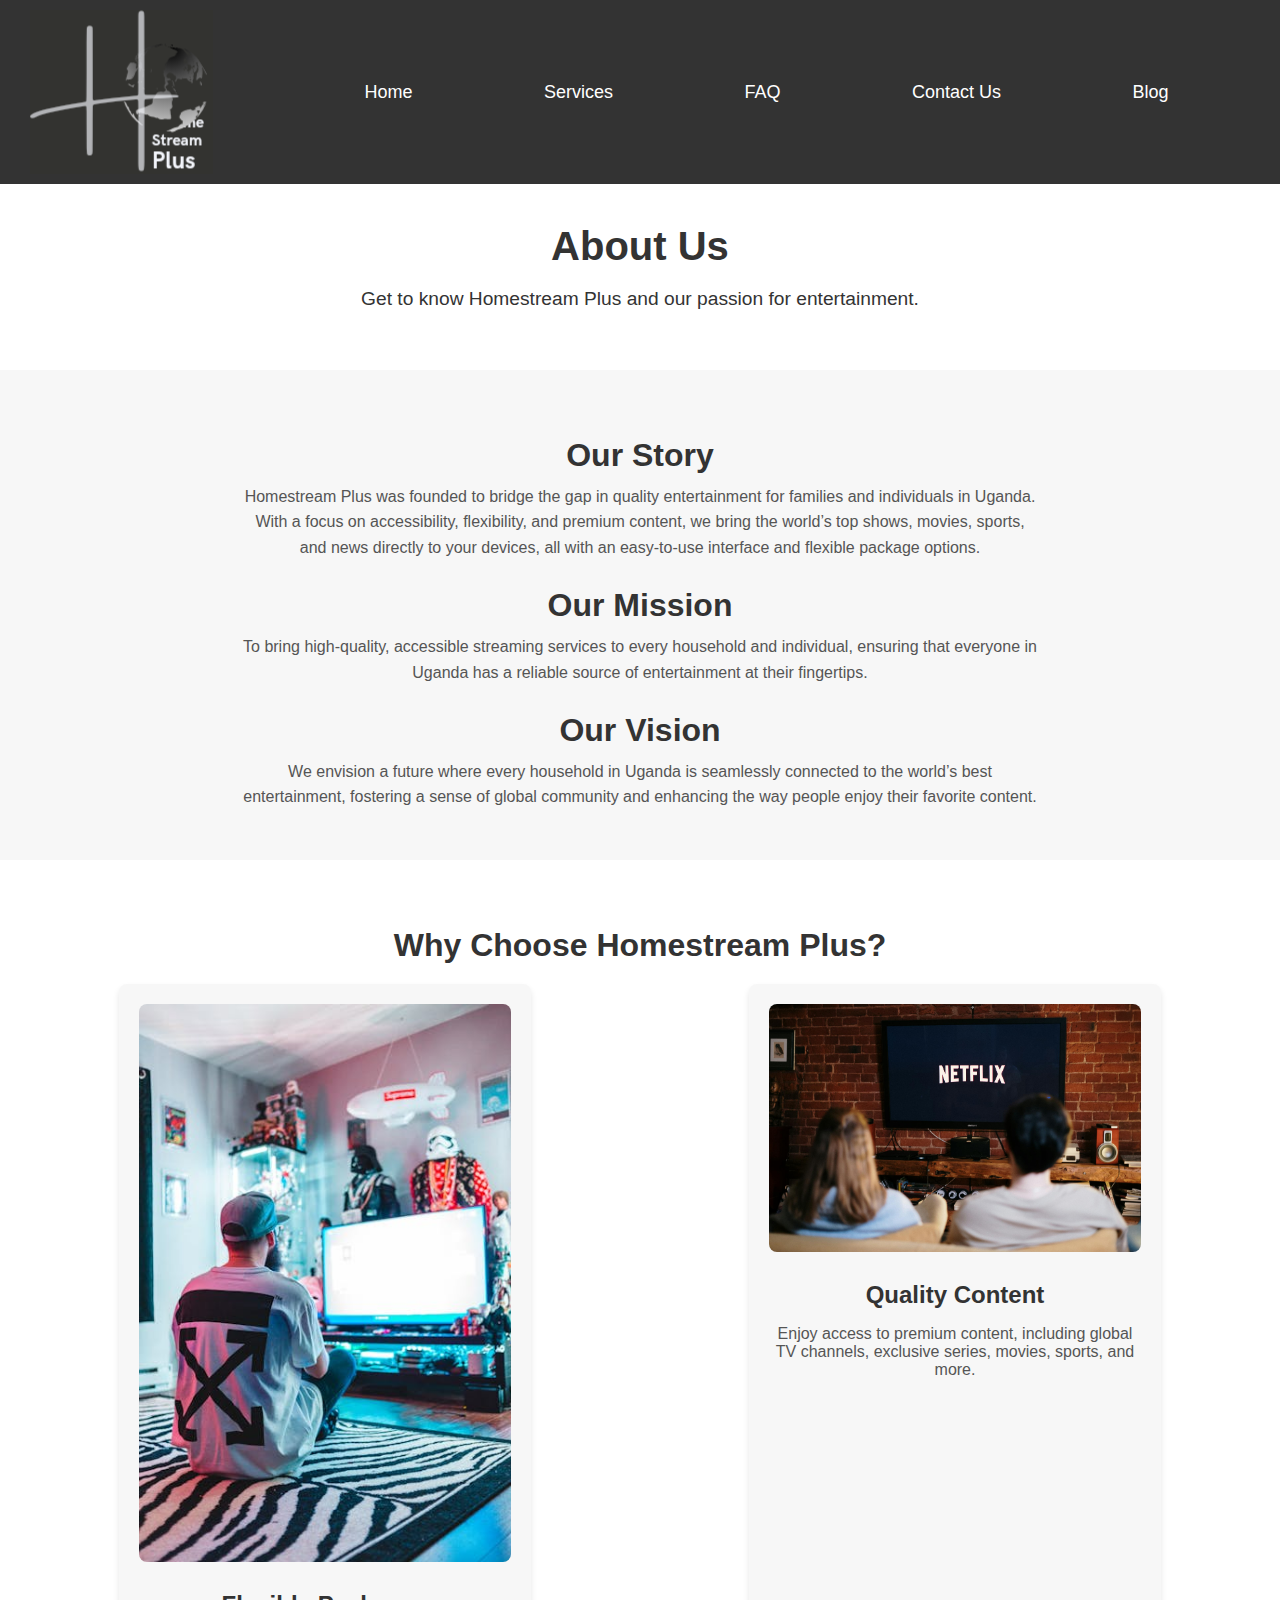
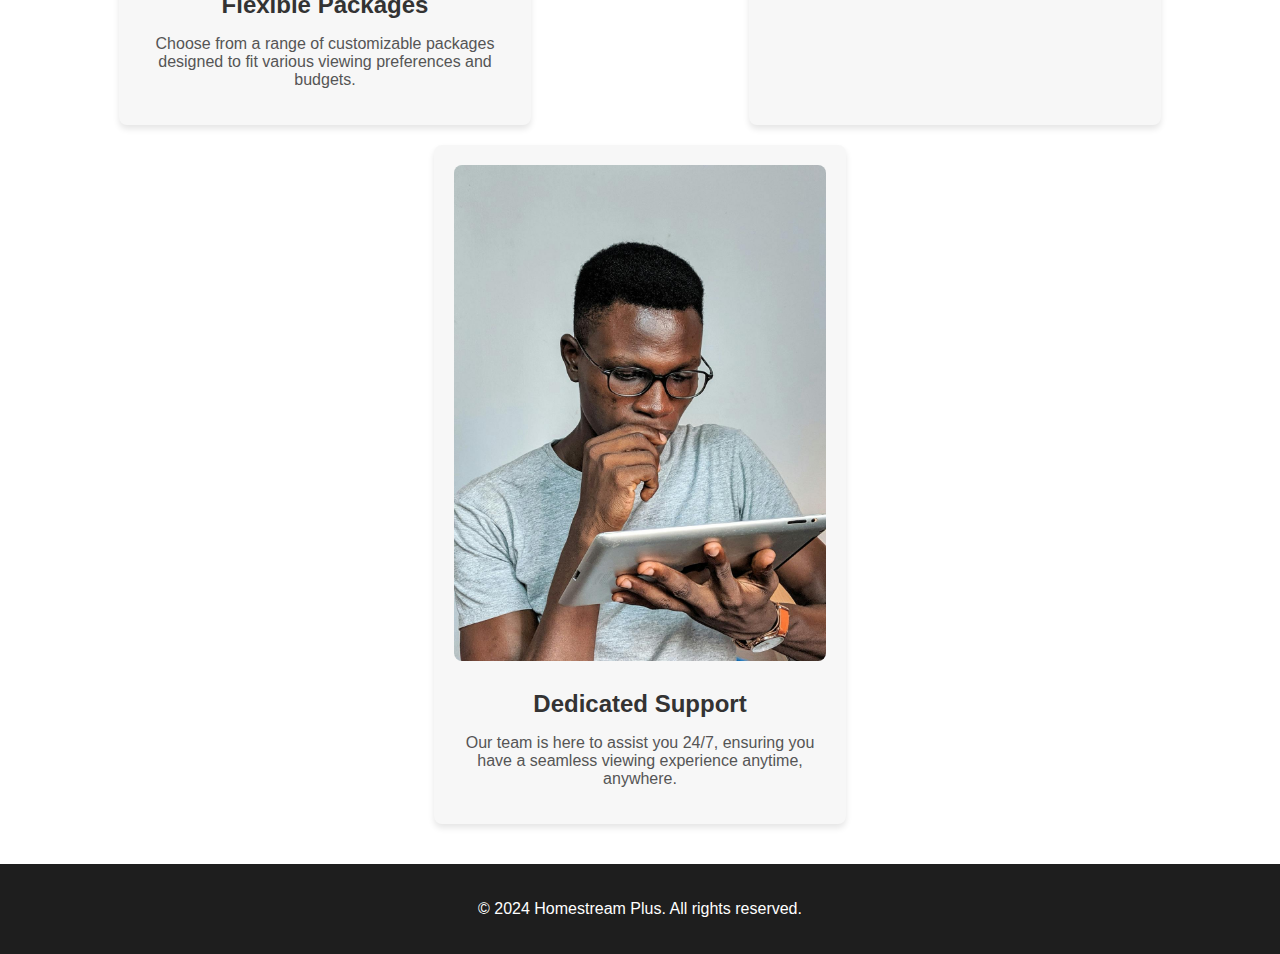
<file: about.html>
<!DOCTYPE html>
<html lang="en">
<head>
    
   <!-- Google tag (gtag.js) --> 
 <script async src="https://www.googletagmanager.com/gtag/js?id=G-RWJ0SV2W0E"></script> 
 
 <script> 
 window.dataLayer = window.dataLayer || []; 
 function gtag(){dataLayer.push(arguments);} 
 gtag('js', new Date()); 
 
 gtag('config', 'G-RWJ0SV2W0E'); 
 </script>     
    
<!-- Google tag (gtag.js) --> 
    
    
    <meta charset="UTF-8">
    <meta name="viewport" content="width=device-width, initial-scale=1.0">
    
     <link rel="stylesheet" href="https://cdnjs.cloudflare.com/ajax/libs/font-awesome/6.0.0-beta3/css/all.min.css" />
    
    <meta name="description" content="Learn more about Homestream Plus and our commitment to providing high-quality, flexible streaming options for families and individuals across Uganda.">
    <meta name="keywords" content="about Homestream Plus, streaming services Uganda, family streaming, flexible IPTV options">
    <title>About Us | Homestream Plus</title>
    <link rel="stylesheet" href="CSS/about.css">
</head>

<body>
    
    <!-- Navigation Section -->
    
    <header>
        <section class="navbar">
            <div class="logo">
                <!--   <h1>Homestream Plus</h1> -->
                <img src="Images/HomestreamPlus01.1.1.png" alt="">

            </div>
            <div class="nav-row">
                <ul>
                    <li><a href="index.html">Home</a></li>
                    <li><a href="services.html">Services</a></li>
                    <li><a href="faq.html">FAQ</a></li>
                    <li><a href="contact.html">Contact Us</a></li>
                   <li><a href="blog.html">Blog</a></li> 
                </ul>
            </div>

            <!-- Nav Column -->

            <div class="nav-col">
                <button id="menuButton"><i class="fa-solid fa-bars"></i></button>
                <nav id="navMenu" class="hidden">
                    <ul>
                        <li><a href="index.html">Home</a></li>
                        <li><a href="services.html">Services</a></li>
                        <li><a href="faq.html"</a>FAQ</li>
                        <li><a href="contact.html">Contact Us</a></li>
                       <li><a href="blog.html">Blog</a></li> 
                    </ul>
                    <button class="hidden" id="closeButton"><i class="fa-solid fa-xmark"></i></button>
                </nav>
            </div>

        </section>
    </header>
    
    
    
    
    <div class="about-page-header">
        <h1>About Us</h1>
        <p>Get to know Homestream Plus and our passion for entertainment.</p>
    </div>

    <!-- Company Overview Section -->
    <section class="about-section">
        <h2>Our Story</h2>
        <p>Homestream Plus was founded to bridge the gap in quality entertainment for families and individuals in Uganda. With a focus on accessibility, flexibility, and premium content, we bring the world’s top shows, movies, sports, and news directly to your devices, all with an easy-to-use interface and flexible package options.</p>
        
        <h2>Our Mission</h2>
        <p>To bring high-quality, accessible streaming services to every household and individual, ensuring that everyone in Uganda has a reliable source of entertainment at their fingertips.</p>

        <h2>Our Vision</h2>
        <p>We envision a future where every household in Uganda is seamlessly connected to the world’s best entertainment, fostering a sense of global community and enhancing the way people enjoy their favorite content.</p>
    </section>

    <!-- Why Choose Us Section -->
    <section class="why-choose-section">
        <h2>Why Choose Homestream Plus?</h2>
        <div class="benefits">
            <div class="benefit-item">
                <img src="Images/flexiblePackages.jpeg" alt="Flexible Packages">
                <h3>Flexible Packages</h3>
                <p>Choose from a range of customizable packages designed to fit various viewing preferences and budgets.</p>
            </div>
            <div class="benefit-item">
                <img src="Images/qualityContent.jpeg" alt="Quality Content">
                <h3>Quality Content</h3>
                <p>Enjoy access to premium content, including global TV channels, exclusive series, movies, sports, and more.</p>
            </div>
            <div class="benefit-item">
                <img src="Images/dedicatedSupport.jpeg" alt="Dedicated Support">
                <h3>Dedicated Support</h3>
                <p>Our team is here to assist you 24/7, ensuring you have a seamless viewing experience anytime, anywhere.</p>
            </div>
        </div>
    </section>

    <!-- Footer -->
    <footer class="footer">
        <p>&copy; 2024 Homestream Plus. All rights reserved.</p>
    </footer>

    <script src="HSJs/hs.script.js"></script>
</body>
</html>
</file>
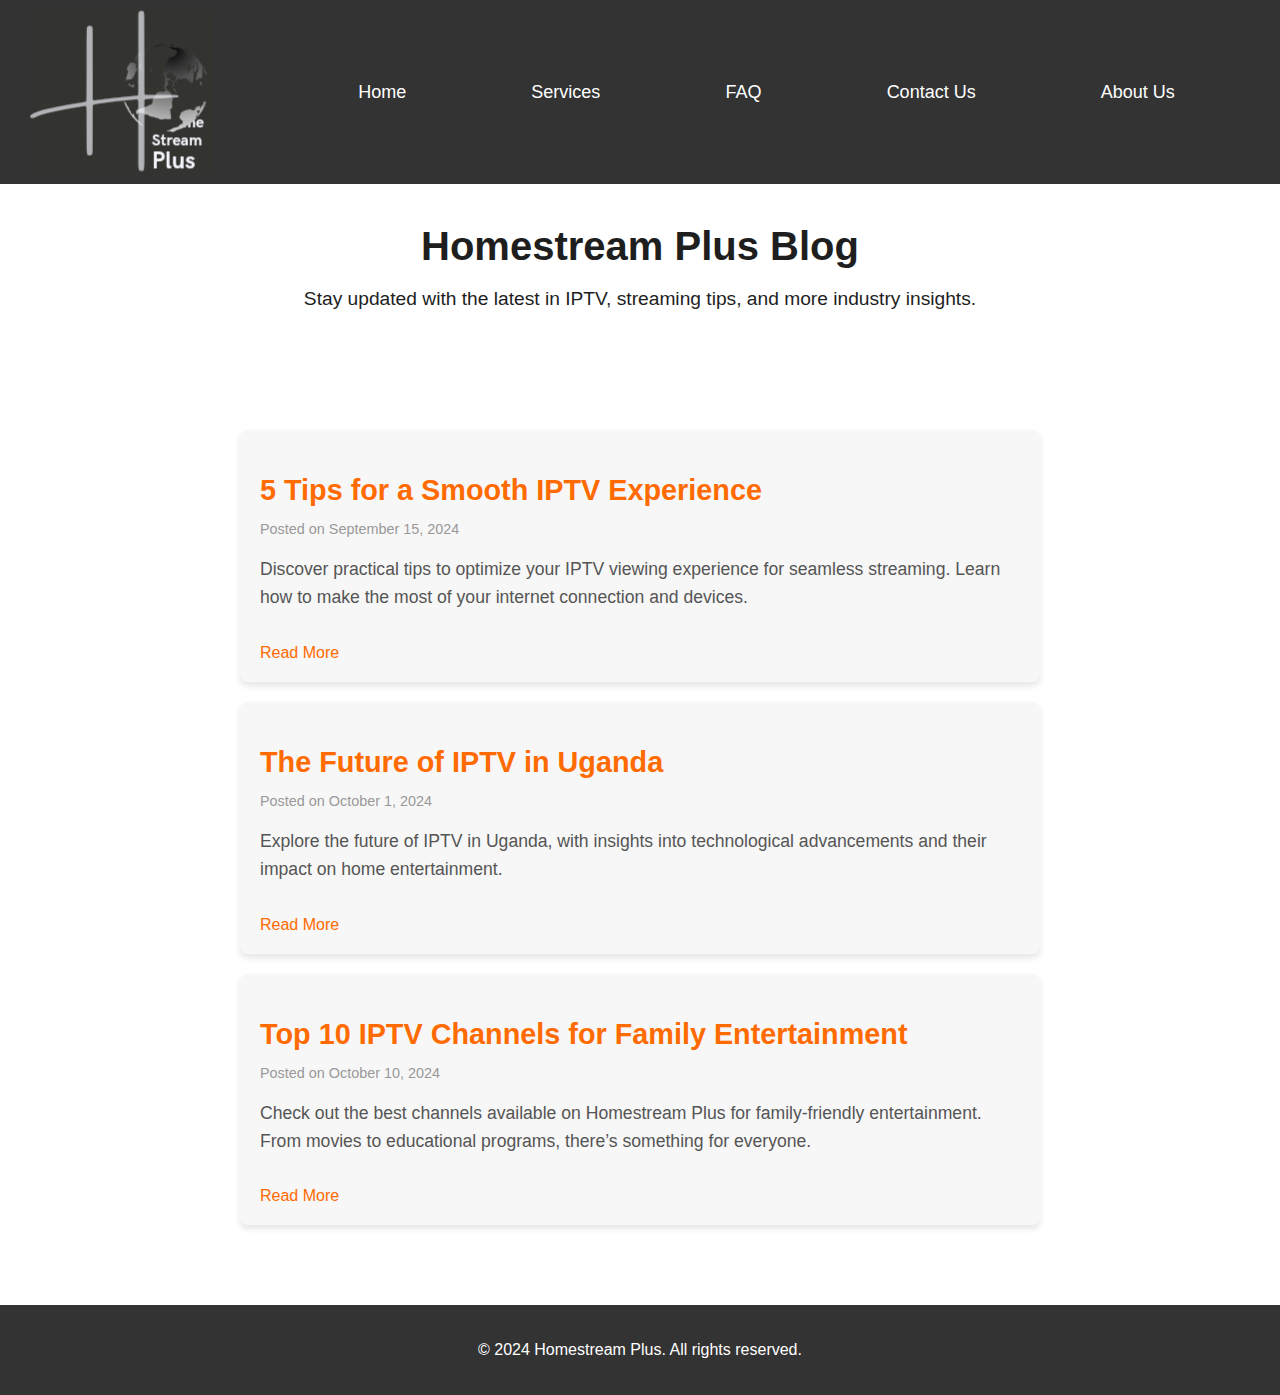
<file: blog.html>
<!DOCTYPE html>
<html lang="en">
<head>
    
<!-- Google tag (gtag.js) --> 
<script async src="https://www.googletagmanager.com/gtag/js?id=G-RWJ0SV2W0E"></script> 
 
<script> 
window.dataLayer = window.dataLayer || []; 
function gtag(){dataLayer.push(arguments);} 
gtag('js', new Date()); 

gtag('config', 'G-RWJ0SV2W0E'); 
</script>     
   
<!-- Google tag (gtag.js) --> 
    
    <meta charset="UTF-8">
    <meta name="viewport" content="width=device-width, initial-scale=1.0">
    <meta name="description" content="Read the latest updates and tips from Homestream Plus on IPTV trends, streaming tips, and more.">
    <meta name="keywords" content="Homestream Plus blog, IPTV tips, streaming trends Uganda, IPTV updates">
    <link rel="stylesheet" href="https://cdnjs.cloudflare.com/ajax/libs/font-awesome/6.0.0-beta3/css/all.min.css" />
    
    
    <title>Blog | Homestream Plus</title>
    <link rel="stylesheet" href="CSS/blog.css">
</head>

<body>
    
    
    
      
     <!-- Navigation Section -->
    
    <header>
        <section class="navbar">
            <div class="logo">
                <!--   <h1>Homestream Plus</h1> -->
                <img src="Images/HomestreamPlus01.1.1.png" alt="">

            </div>
            <div class="nav-row">
                <ul>
                    <li><a href="index.html">Home</a></li>
                    <li><a href="services.html">Services</a></li> 
                    <li><a href="faq.html">FAQ</a></li>
                   <li><a href="contact.html">Contact Us</a></li> 
                    <li><a href="about.html">About Us</a></li>
                </ul>
            </div>

            <!-- Nav Column -->

            <div class="nav-col">
                <button id="menuButton"><i class="fa-solid fa-bars"></i></button>
                <nav id="navMenu" class="hidden">
                    <ul>
                        <li><a href="index.html">Home</a></li>
                        <li><a href="services.html">Services</a></li> 
                        <li><a href="faq.html">FAQ</a></li>
                      <li><a href="contact.html">Contact Us</a></li>
                        <li><a href="about.html">About Us</a></li>
                    </ul>
                    <button class="hidden" id="closeButton"><i class="fa-solid fa-xmark"></i></button>
                </nav>
            </div>

        </section>
    </header>
    
    
    <!-- Header -->
    <div class="blog-page-header">
        <h1>Homestream Plus Blog</h1>
        <p>Stay updated with the latest in IPTV, streaming tips, and more industry insights.</p>
    </div>

    <!-- Blog Posts Section -->
    <section class="blog-posts-section">
        <!-- Blog Post 1 -->
        <article class="blog-post">
            <h2>5 Tips for a Smooth IPTV Experience</h2>
            <p class="post-date">Posted on September 15, 2024</p>
            <p class="post-excerpt">Discover practical tips to optimize your IPTV viewing experience for seamless streaming. Learn how to make the most of your internet connection and devices.</p>
            <a href="post1.html" class="read-more">Read More</a>
        </article>

        <!-- Blog Post 2 -->
        <article class="blog-post">
            <h2>The Future of IPTV in Uganda</h2>
            <p class="post-date">Posted on October 1, 2024</p>
            <p class="post-excerpt">Explore the future of IPTV in Uganda, with insights into technological advancements and their impact on home entertainment.</p>
            <a href="post2.html" class="read-more">Read More</a>
        </article>

        <!-- Blog Post 3 -->
        <article class="blog-post">
            <h2>Top 10 IPTV Channels for Family Entertainment</h2>
            <p class="post-date">Posted on October 10, 2024</p>
            <p class="post-excerpt">Check out the best channels available on Homestream Plus for family-friendly entertainment. From movies to educational programs, there’s something for everyone.</p>
            <a href="post3.html" class="read-more">Read More</a>
        </article>
    </section>

    <!-- Footer -->
    <footer class="footer">
        <p>&copy; 2024 Homestream Plus. All rights reserved.</p>
    </footer>

    <script src="HSJs/hs.script.js"></script>
</body>
</html>
</file>
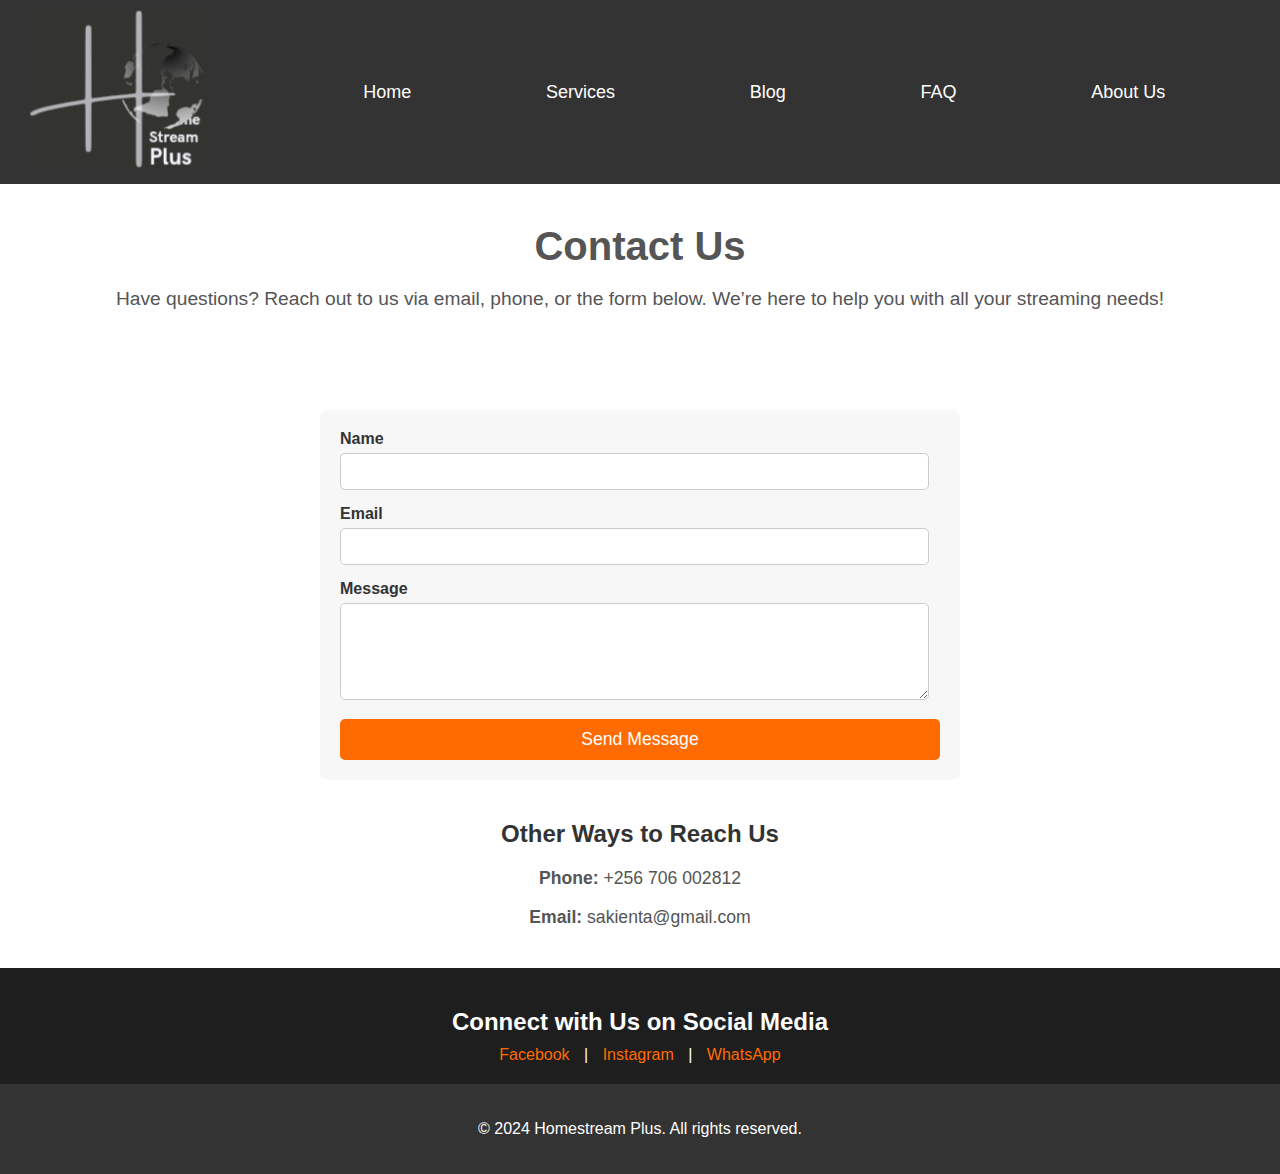
<file: contact.html>
<!DOCTYPE html>
<html lang="en">

<head>
    
<!-- Google tag (gtag.js) --> 
<script async src="https://www.googletagmanager.com/gtag/js?id=G-RWJ0SV2W0E"></script> 
 
<script> 
window.dataLayer = window.dataLayer || []; 
function gtag(){dataLayer.push(arguments);} 
gtag('js', new Date()); 

gtag('config', 'G-RWJ0SV2W0E'); 
</script>     
   
<!-- Google tag (gtag.js) -->    
    
    <meta charset="UTF-8">
    <meta name="viewport" content="width=device-width, initial-scale=1.0">
    <meta name="description"
        content="Get in touch with Homestream Plus. Contact us for IPTV service inquiries, support, and more.">
    <meta name="keywords" content="Contact Homestream Plus, IPTV support Uganda, streaming services inquiry">
    <link rel="stylesheet" href="https://cdnjs.cloudflare.com/ajax/libs/font-awesome/6.0.0-beta3/css/all.min.css" />
   <!-- <script src="https://web3forms.com/client/script.js" async defer></script> -->
    <title>Contact Us | Homestream Plus</title>
    <link rel="stylesheet" href="CSS/contact.css">
</head>

<body>

    <!-- Navigation Section -->

    <header>
        <section class="navbar">
            <div class="logo">
                <!--   <h1>Homestream Plus</h1> -->
                <img src="Images/HomestreamPlus01.1.1.png" alt="">

            </div>
            <div class="nav-row">
                <ul>
                    <li><a href="index.html">Home</a></li>
                    <li><a href="services.html">Services</a></li>
                    <li><a href="blog.html">Blog</a></li>
                    <li><a href="faq.html">FAQ</a></li>
                    <li><a href="about.html">About Us</a></li>
                </ul>
            </div>

            <!-- Nav Column -->

            <div class="nav-col">
                <button id="menuButton"><i class="fa-solid fa-bars"></i></button>
                <nav id="navMenu" class="hidden">
                    <ul>
                        <li><a href="index.html">Home</a></li>
                        <li><a href="services.html">Services</a>
                        </li>
                        <li><a href="blog.html">Blog</a></li>
                        <li><a href="faq.html">FAQ</a></li>
                        <li><a href="about.html">About Us</a></li>
                    </ul>
                    <button class="hidden" id="closeButton"><i class="fa-solid fa-xmark"></i></button>
                </nav>
            </div>

        </section>
    </header>


    <!-- Contact Page Header -->

    <div class="contact-page-header">
        <h1>Contact Us</h1>
        <p>Have questions? Reach out to us via email, phone, or the form below. We’re here to help you with all your
            streaming needs!</p>
    </div>

    <!-- Contact Form Section -->
    <section class="contact-form-section">
        <form id="contact-form" action="https://formsubmit.co/8029f638890fa8288ff8a29753c0fd51" method="POST">

            <div class="form-group">
                <label for="name">Name</label>
                <input type="text" id="name" name="name" required>
                <input type="hidden" name="_subject" value="New Site Contact Form Message">
                <input type="hidden" name="_next" value="https://homestream-plus.lovestoblog.com/Thankyou.html">
                
                <!-- <input type="hidden" name="subject" value="${name} sent a message from your website form"> -->
            </div>

            <div class="form-group">
                <label for="email">Email</label>
                <input type="email" id="email" name="email" required>
            </div>

            <div class="form-group">
                <label for="message">Message</label>
                <textarea id="message" name="message" rows="5" required></textarea>
            </div>

          <!--  <div class="h-captcha" data-captcha="true"></div> -->

            <button type="submit" class="submit-btn">Send Message</button>
        </form>
    </section>

    <!-- Contact Information Section -->
    <section class="contact-info-section">
        <h2>Other Ways to Reach Us</h2>
        <p><strong>Phone:</strong> +256 706 002812</p>
        <p><strong>Email:</strong> sakienta@gmail.com</p>
        <!--  <p><strong>Address:</strong> Plot 12, Kampala Road, Kampala, Uganda</p> -->
    </section>

    <!-- Social Media Links -->
    <section class="social-media-section">
        <h2>Connect with Us on Social Media</h2>
        <a href="https://www.facebook.com/homestreamplus" target="_blank">Facebook</a> |
        <a href="https://www.instagram.com/homestreamplus" target="_blank">Instagram</a> |
        <a href="https://wa.me/+256706002812" target="_blank">WhatsApp</a>
    </section>

    <!-- Footer -->
    <footer class="footer">
        <p>&copy; 2024 Homestream Plus. All rights reserved.</p>
    </footer>

    <script src="HSJs/hs.script.js"></script>
</body>

</html>
</file>
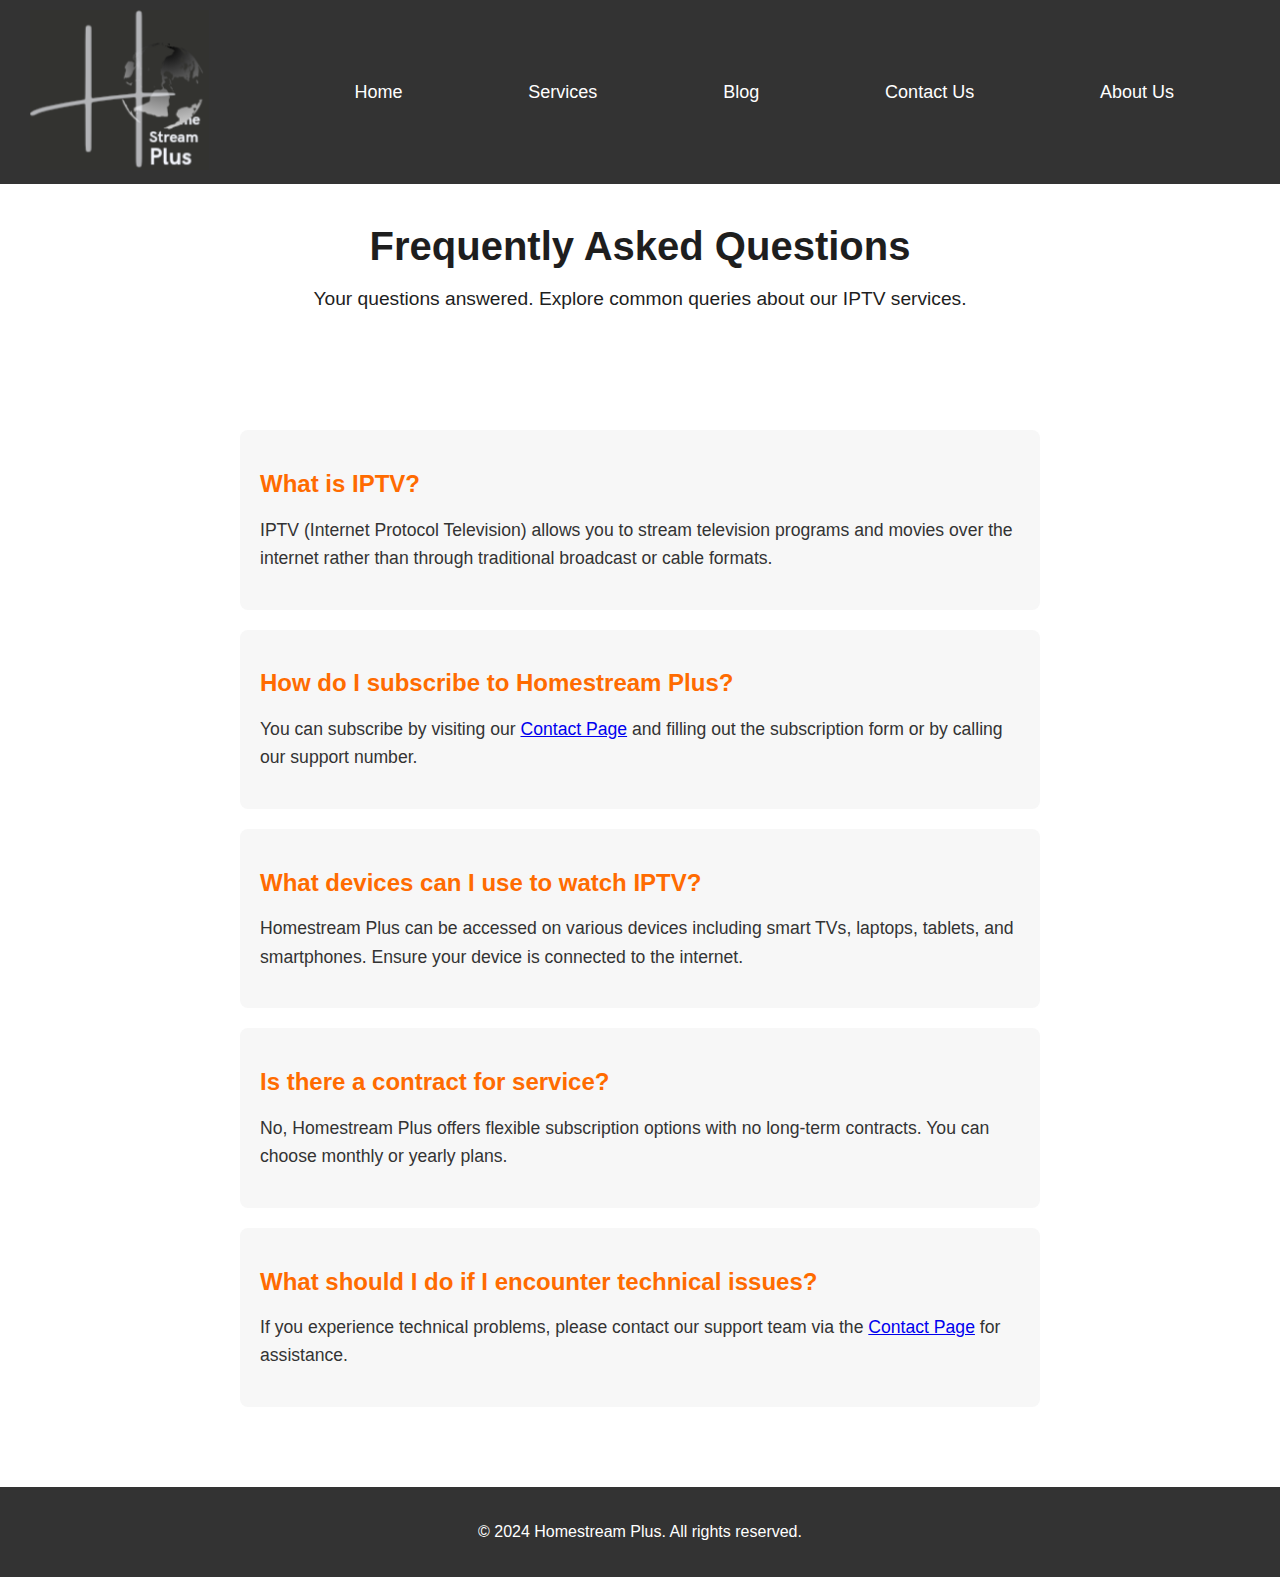
<file: faq.html>
<!DOCTYPE html>
<html lang="en">
<head>
    
<!-- Google tag (gtag.js) --> 
<script async src="https://www.googletagmanager.com/gtag/js?id=G-RWJ0SV2W0E"></script> 
 
<script> 
window.dataLayer = window.dataLayer || []; 
function gtag(){dataLayer.push(arguments);} 
gtag('js', new Date()); 

gtag('config', 'G-RWJ0SV2W0E'); 
</script>     
   
<!-- Google tag (gtag.js) -->     
    
    <meta charset="UTF-8">
    <meta name="viewport" content="width=device-width, initial-scale=1.0">
    <meta name="description" content="Frequently Asked Questions about Homestream Plus IPTV services. Get quick answers to common queries.">
    <meta name="keywords" content="FAQ, IPTV questions, Homestream Plus support, streaming service queries">
   
   <link rel="stylesheet" href="https://cdnjs.cloudflare.com/ajax/libs/font-awesome/6.0.0-beta3/css/all.min.css" /> 
    
    <title>FAQ | Homestream Plus</title>
    <link rel="stylesheet" href="CSS/faq.css">
</head>

<body>
    
    
     <!-- Navigation Section -->
    
    <header>
        <section class="navbar">
            <div class="logo">
                <!--   <h1>Homestream Plus</h1> -->
                <img src="Images/HomestreamPlus01.1.1.png" alt="">

            </div>
            <div class="nav-row">
                <ul>
                    <li><a href="index.html">Home</a></li>
                    <li><a href="#services">Services</a></li> 
                    <li><a href="blog.html">Blog</a></li>
                   <li><a href="contact.html">Contact Us</a></li> 
                    <li><a href="about.html">About Us</a></li>
                </ul>
            </div>

            <!-- Nav Column -->

            <div class="nav-col">
                <button id="menuButton"><i class="fa-solid fa-bars"></i></button>
                <nav id="navMenu" class="hidden">
                    <ul>
                        <li><a href="index.html">Home</a></li>
                       <li><a href="services.html">Services</a></li> 
                        <li><a href="blog.html">Blog</a></li>
                      <li><a href="contact.html">Contact Us</a></li>
                        <li><a href="about.html">About Us</a></li>
                    </ul>
                    <button class="hidden" id="closeButton"><i class="fa-solid fa-xmark"></i></button>
                </nav>
            </div>

        </section>
    </header>
    
    <!-- Header -->
    <div class="faq-page-header">
        <h1>Frequently Asked Questions</h1>
        <p>Your questions answered. Explore common queries about our IPTV services.</p>
    </div>

    <!-- FAQ Section -->
    <section class="faq-section">
        <div class="faq-item">
            <h2>What is IPTV?</h2>
            <p>IPTV (Internet Protocol Television) allows you to stream television programs and movies over the internet rather than through traditional broadcast or cable formats.</p>
        </div>

        <div class="faq-item">
            <h2>How do I subscribe to Homestream Plus?</h2>
            <p>You can subscribe by visiting our <a href="contact.html">Contact Page</a> and filling out the subscription form or by calling our support number.</p>
        </div>

        <div class="faq-item">
            <h2>What devices can I use to watch IPTV?</h2>
            <p>Homestream Plus can be accessed on various devices including smart TVs, laptops, tablets, and smartphones. Ensure your device is connected to the internet.</p>
        </div>

        <div class="faq-item">
            <h2>Is there a contract for service?</h2>
            <p>No, Homestream Plus offers flexible subscription options with no long-term contracts. You can choose monthly or yearly plans.</p>
        </div>

        <div class="faq-item">
            <h2>What should I do if I encounter technical issues?</h2>
            <p>If you experience technical problems, please contact our support team via the <a href="contact.html">Contact Page</a> for assistance.</p>
        </div>
    </section>

    <!-- Footer -->
    <footer class="footer">
        <p>&copy; 2024 Homestream Plus. All rights reserved.</p>
    </footer>

    <script src="HSJs/hs.script.js"></script>
</body>
</html>
</file>
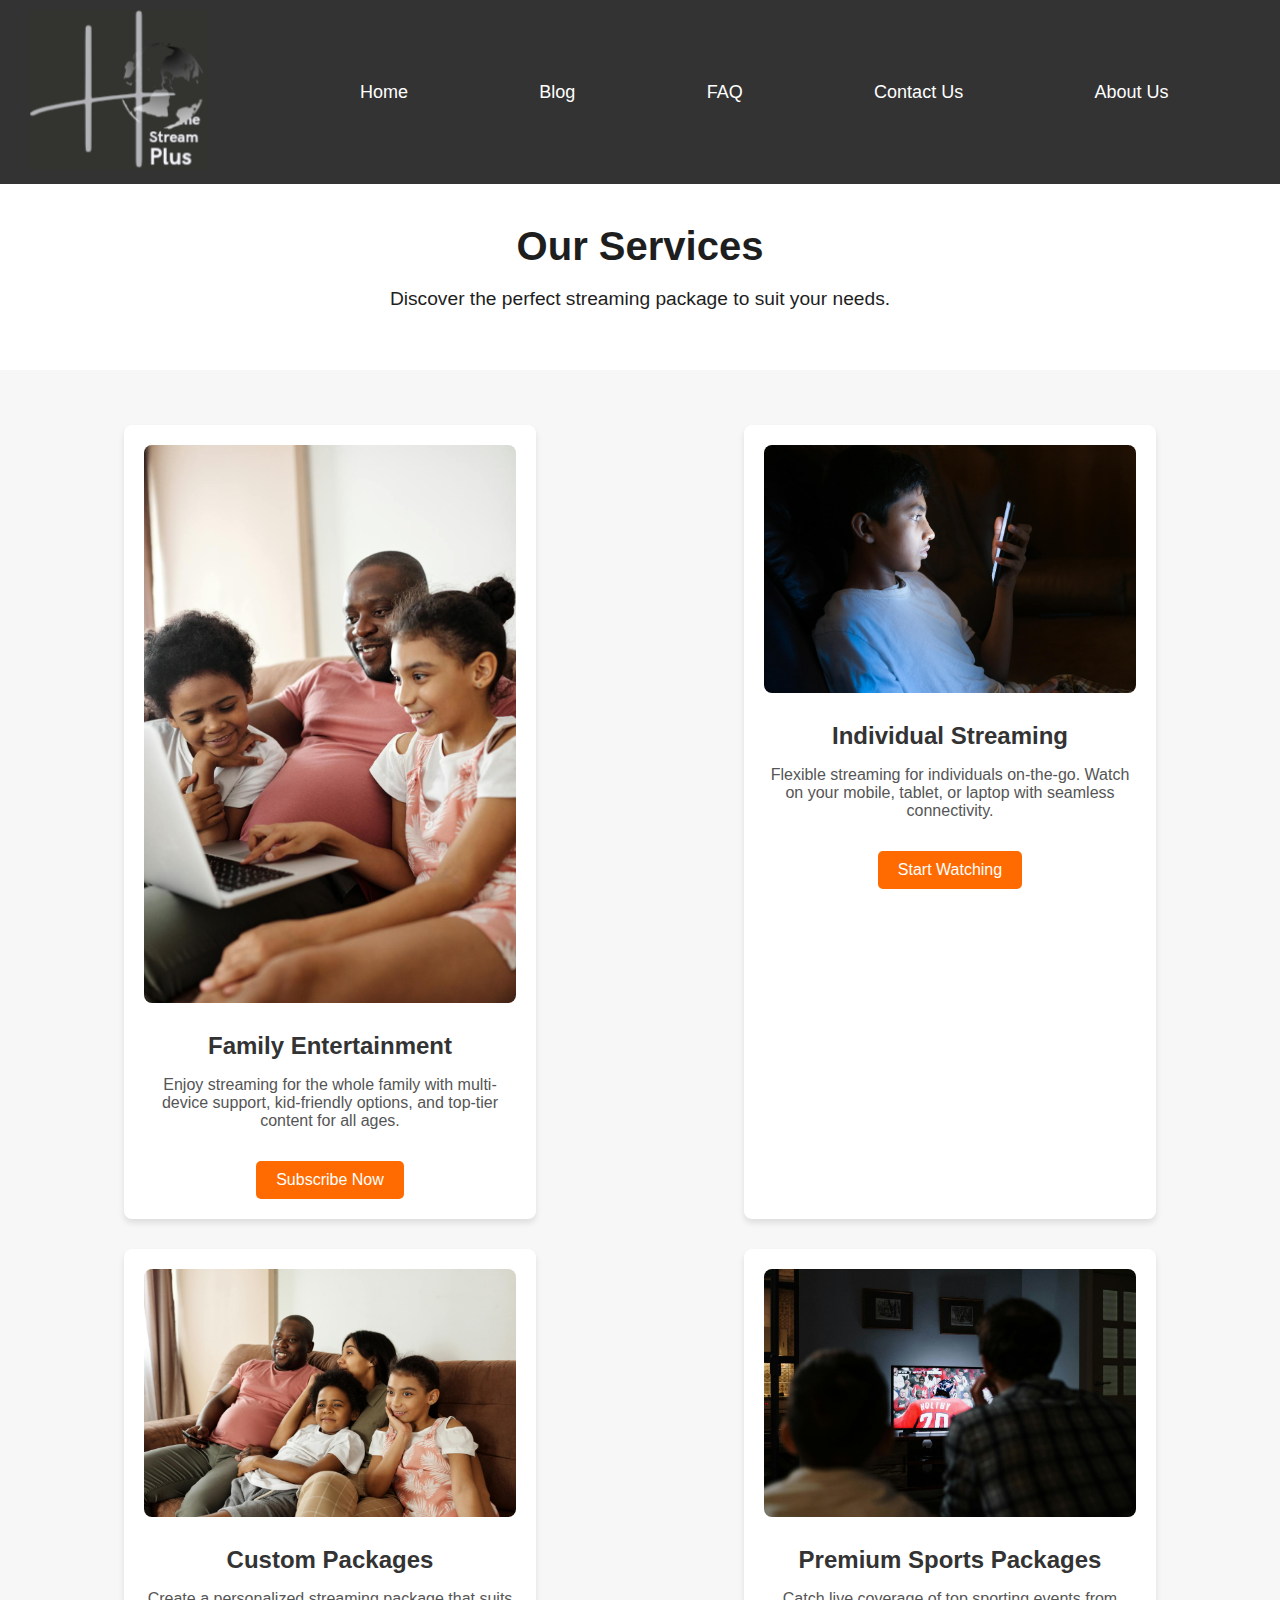
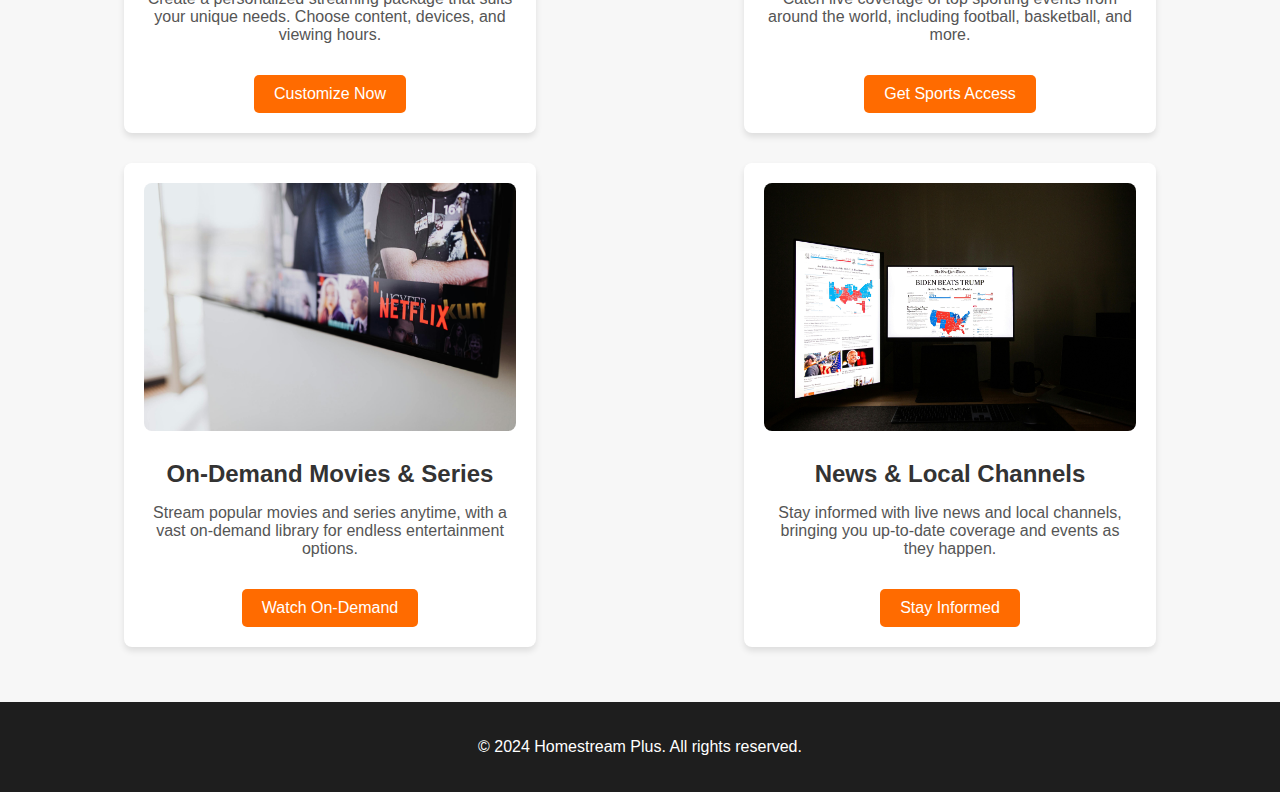
<file: services.html>
<!DOCTYPE html>
<html lang="en">
<head>
    
<!-- Google tag (gtag.js) --> 
 <script async src="https://www.googletagmanager.com/gtag/js?id=G-RWJ0SV2W0E"></script> 
 
 <script> 
 window.dataLayer = window.dataLayer || []; 
 function gtag(){dataLayer.push(arguments);} 
 gtag('js', new Date()); 
 
 gtag('config', 'G-RWJ0SV2W0E'); 
 </script>     
    
<!-- Google tag (gtag.js) --> 


    <meta charset="UTF-8">
    <meta name="viewport" content="width=device-width, initial-scale=1.0">
    <meta name="description" content="Explore Homestream Plus IPTV services for families and individuals in Uganda. Discover flexible packages, family entertainment, on-demand movies, sports, and more.">
    
   <link rel="stylesheet" href="https://cdnjs.cloudflare.com/ajax/libs/font-awesome/6.0.0-beta3/css/all.min.css" />
    
    <meta name="keywords" content="IPTV services, streaming packages, family entertainment, on-demand movies, Uganda streaming, Homestream Plus services">
    <title>Our Services | Homestream Plus</title>
    <link rel="stylesheet" href="CSS/services.css">
</head>

<body>
    
    
     <!-- Navigation Section -->
    
    <header>
        <section class="navbar">
            <div class="logo">
                <!--   <h1>Homestream Plus</h1> -->
                <img src="Images/HomestreamPlus01.1.1.png" alt="">

            </div>
            <div class="nav-row">
                <ul>
                    <li><a href="index.html">Home</a></li>
                   <li><a href="blog.html">Blog</a></li> 
                    <li><a href="faq.html">FAQ</a></li>
                   <li><a href="contact.html">Contact Us</a></li> 
                    <li><a href="about.html">About Us</a></li>
                </ul>
            </div>

            <!-- Nav Column -->

            <div class="nav-col">
                <button id="menuButton"><i class="fa-solid fa-bars"></i></button>
                <nav id="navMenu" class="hidden">
                    <ul>
                        <li><a href="index.html">Home</a></li>
                        <li><a href="blog.html">Blog</a></li>
                        <li><a href="faq.html">FAQ</a></li>
                      <li><a href="contact.html">Contact Us</a></li>
                        <li><a href="about.html">About Us</a></li>
                    </ul>
                    <button class="hidden" id="closeButton"><i class="fa-solid fa-xmark"></i></button>
                </nav>
            </div>

        </section>
    </header>
    
    
    <div class="services-page-header">
        <h1>Our Services</h1>
        <p>Discover the perfect streaming package to suit your needs.</p>
    </div>

    <!-- Services Section -->
    <section id="services" class="services-section">
        <div class="service-item">
            <img src="Images/familyEnterntainment.jpeg" alt="Family Entertainment">
            <h2>Family Entertainment</h2>
            <p>Enjoy streaming for the whole family with multi-device support, kid-friendly options, and top-tier content for all ages.</p>
            <a href="https://wa.me/+256706002812" target="_blank" class="cta-btn">Subscribe Now</a>
        </div>
        
        <div class="service-item">
            <img src="Images/individualStreaming-01.jpeg" alt="Individual Streaming">
            <h2>Individual Streaming</h2>
            <p>Flexible streaming for individuals on-the-go. Watch on your mobile, tablet, or laptop with seamless connectivity.</p>
            <a href="https://wa.me/+256706002812" target="_blank" class="cta-btn">Start Watching</a>
        </div>
        
        <div class="service-item">
            <img src="Images/customPackages.jpeg" alt="Custom Packages">
            <h2>Custom Packages</h2>
            <p>Create a personalized streaming package that suits your unique needs. Choose content, devices, and viewing hours.</p>
            <a href="https://wa.me/+256706002812" target="_blank" class="cta-btn">Customize Now</a>
        </div>
        <div class="service-item">
            <img src="Images/premiumSportsPackages.jpeg" alt="Premium Sports Packages">
            <h2>Premium Sports Packages</h2>
            <p>Catch live coverage of top sporting events from around the world, including football, basketball, and more.</p>
            <a href="https://wa.me/+256706002812" target="_blank" class="cta-btn">Get Sports Access</a>
        </div>
        <div class="service-item">
            <img src="Images/onDemandMoviesandSeries.jpeg" alt="On-Demand Movies & Series">
            <h2>On-Demand Movies & Series</h2>
            <p>Stream popular movies and series anytime, with a vast on-demand library for endless entertainment options.</p>
            <a href="https://wa.me/+256706002812" target="_blank" class="cta-btn">Watch On-Demand</a>
            
        </div>
        <div class="service-item">
            <img src="Images/newsAndLocalChannels.jpeg" alt="News & Local Channels">
            <h2>News & Local Channels</h2>
            <p>Stay informed with live news and local channels, bringing you up-to-date coverage and events as they happen.</p>
            <a href="https://wa.me/+256706002812" target="_blank" class="cta-btn">Stay Informed</a>
        </div>
    </section>

    <!-- Footer -->
    <footer class="footer">
        <p>&copy; 2024 Homestream Plus. All rights reserved.</p>
    </footer>

    <script src="HSJs/hs.script.js"></script>
</body>
</html>
</file>
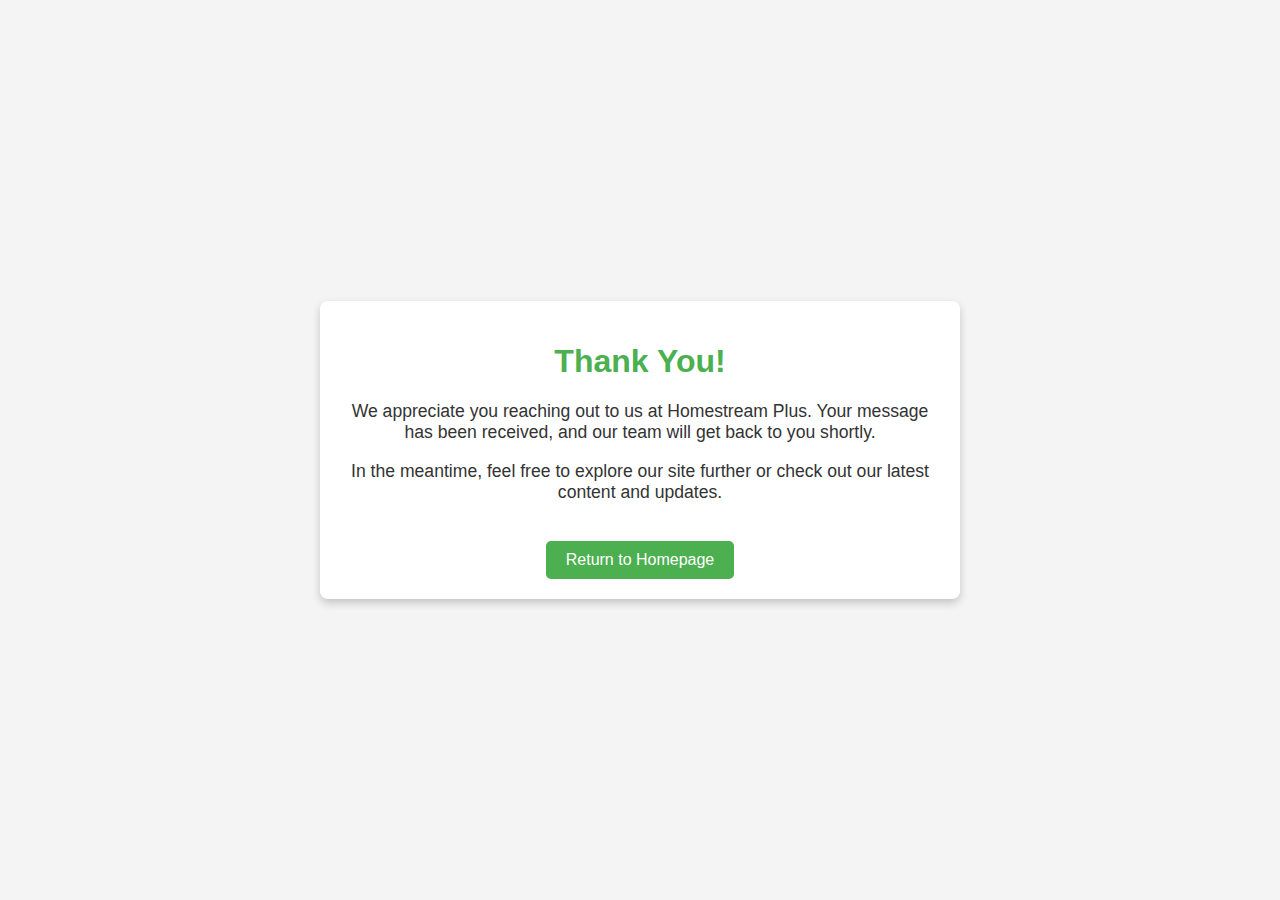
<file: Thankyou.html>
<!DOCTYPE html>
<html lang="en">
<head>

<!-- Google tag (gtag.js) --> 
<script async src="https://www.googletagmanager.com/gtag/js?id=G-RWJ0SV2W0E"></script> 
 
<script> 
window.dataLayer = window.dataLayer || []; 
function gtag(){dataLayer.push(arguments);} 
gtag('js', new Date()); 

gtag('config', 'G-RWJ0SV2W0E'); 
</script>     
   
<!-- Google tag (gtag.js) --> 

    <meta charset="UTF-8">
    <meta name="viewport" content="width=device-width, initial-scale=1.0">
    <title>Thank You - Homestream Plus</title>
    <style>
        body {
            font-family: Arial, sans-serif;
            margin: 0;
            padding: 0;
            background-color: #f4f4f4;
            color: #333;
            display: flex;
            justify-content: center;
            align-items: center;
            height: 100vh;
        }
        .thankyou-container {
            max-width: 600px;
            padding: 20px;
            text-align: center;
            background-color: #ffffff;
            box-shadow: 0 4px 8px rgba(0, 0, 0, 0.2);
            border-radius: 8px;
        }
        h1 {
            color: #4CAF50;
        }
        p {
            font-size: 1.1em;
        }
        .back-button {
            display: inline-block;
            margin-top: 20px;
            padding: 10px 20px;
            color: #ffffff;
            background-color: #4CAF50;
            text-decoration: none;
            border-radius: 5px;
        }
        .back-button:hover {
            background-color: #45a049;
        }
    </style>
</head>
<body>

<div class="thankyou-container">
    <h1>Thank You!</h1>
    <p>We appreciate you reaching out to us at Homestream Plus. Your message has been received, and our team will get back to you shortly.</p>
    <p>In the meantime, feel free to explore our site further or check out our latest content and updates.</p>
    <a href="index.html" class="back-button">Return to Homepage</a>
</div>

</body>
</html>
</file>
<file: CSS/about.css>
/* Base Styles */
body {
    font-family: Arial, sans-serif;
    margin: 0;
    color: #333;
}


header { 
background: #333;
color: #fff; 
padding: 10px 0; 
text-align: center; 
}

.navbar {
    display: flex;
    justify-content: space-between;
}

.logo {
    display: flex;
    justify-content: space-between;
    padding-left: 10px;
}

.logo h1 {
    align-self: center;
}
.logo img {
height: 160;
/* width: 187px;*/
 /*flex: 1;*/
/* background-color: pink;*/
margin-left: 20px;
}

.nav-row {
    align-self: center;
    flex: 1;
}

.nav-row ul { 
list-style: none; 
display: flex; 
justify-content: space-evenly; 
}

.nav-row ul li { 
margin: 0 20px; 
} 

.nav-row ul li a { 
color: #fff; 
text-decoration: none; 
font-size: 18px; 
}


/* ***** Nav-Col ***** */

#menuButton, #closeButton {    
border: none;
background-color: transparent;
cursor: pointer;
font-size: 30px;
color:white ;
font-weight: bold;
}

#navMenu {
position: fixed;
top: 0;
right: 0;
bottom: 0;
width: 400px; /* Adjust the width as needed */
background-color: #9B7159;
display: flex;
flex-direction: column;
justify-content: space-between;
transition: transform 0.3s ease-in-out;
transform: translateX(100%); /* Start off hidden to the right */
}

.hidden { 
align-items: center;
justify-content: space-between;
}

nav ul li {
list-style: none;
margin: 90px;
}

nav ul li a {
text-decoration: none;
color: white;
font-size: 1.5rem;
font-weight: bold;
}

.hidden {
display: none;
}

#navMenu.visible {
transform: translateX(0); /* Slide in from the right */
}

#closeButton,#menuButton {
position: absolute;
top: 45px;
right: 20px;
color: white;

}

/* **** Navigation Header Closes *** */


.about-page-header {
    /*background-color: #1e1e1e;*/
    color: #333;
    text-align: center;
    padding: 40px 20px;
}

.about-page-header h1 {
    font-size: 2.5em;
    margin: 0 0 10px;
}

.about-page-header p {
    font-size: 1.2em;
    margin-bottom: 20px;
}

/* About Section */
.about-section {
    padding: 40px 20px;
    background-color: #f7f7f7;
    text-align: center;
}

.about-section h2 {
    font-size: 2em;
    margin-bottom: 10px;
}

.about-section p {
    font-size: 1em;
    color: #555;
    max-width: 800px;
    margin: 10px auto;
    line-height: 1.6;
}

/* Why Choose Us Section */
.why-choose-section {
    padding: 40px 20px;
    background-color: #fff;
}

.why-choose-section h2 {
    text-align: center;
    font-size: 2em;
    margin-bottom: 20px;
}

.benefits {
    display: flex;
    flex-wrap: wrap;
    justify-content: space-around;
    gap: 20px;
}

.benefit-item {
    width: 30%;
    text-align: center;
    padding: 20px;
    background-color: #f7f7f7;
    border-radius: 8px;
    box-shadow: 0 4px 6px rgba(0, 0, 0, 0.1);
}

.benefit-item img {
    width: 100%;
    border-radius: 8px;
    margin-bottom: 15px;
}

.benefit-item h3 {
    font-size: 1.5em;
    margin: 10px 0;
}

.benefit-item p {
    font-size: 1em;
    color: #555;
}

/* Footer */
.footer {
    background-color: #1e1e1e;
    color: #fff;
    text-align: center;
    padding: 20px;
}

/* Responsive Styles */
@media (max-width: 1024px) {
    .benefit-item {
        width: 45%;
    }
}

@media (min-width: 768.1px){
   .nav-col {
       display: none;
   }
}

@media (max-width: 768px) {
    .about-page-header h1 {
        font-size: 2em;
    }
    .about-section, .why-choose-section {
        padding: 20px;
    }
    .benefit-item {
        width: 100%;
        margin: 10px 0;
    }
    
 .nav-row {
     display: none;
 }
}

@media (max-width: 480px) {
    .about-page-header p {
        font-size: 1em;
    }
}
</file>
<file: CSS/blog.css>
/* Base Styles */
body {
    font-family: Arial, sans-serif;
    margin: 0;
    color: #333;
}

header { 
background: #333;
color: #fff; 
padding: 10px 0; 
text-align: center; 
}

.navbar {
    display: flex;
    justify-content: space-between;
}

.logo {
    display: flex;
    justify-content: space-between;
    padding-left: 10px;
}

.logo h1 {
    align-self: center;
}
.logo img {
height: 160;
margin-left: 20px;
}

.nav-row {
    align-self: center;
    flex: 1;
}

.nav-row ul { 
list-style: none; 
display: flex; 
justify-content: space-evenly; 
}

.nav-row ul li { 
margin: 0 20px; 
} 

.nav-row ul li a { 
color: #fff; 
text-decoration: none; 
font-size: 18px; 
}


/* ***** Nav-Col ***** */

#menuButton, #closeButton {    
border: none;
background-color: transparent;
cursor: pointer;
font-size: 30px;
color:white ;
font-weight: bold;
}

#navMenu {
position: fixed;
top: 0;
right: 0;
bottom: 0;
width: 400px; /* Adjust the width as needed */
background-color: #9B7159;
display: flex;
flex-direction: column;
justify-content: space-between;
transition: transform 0.3s ease-in-out;
transform: translateX(100%); /* Start off hidden to the right */
}

.hidden { 
align-items: center;
justify-content: space-between;
}

nav ul li {
list-style: none;
margin: 90px;
}

nav ul li a {
text-decoration: none;
color: white;
font-size: 1.5rem;
font-weight: bold;
}

.hidden {
display: none;
}

#navMenu.visible {
transform: translateX(0); /* Slide in from the right */
}

#closeButton,#menuButton {
position: absolute;
top: 45px;
right: 20px;
color: white;

}

/* **** Navigation Header Closes *** */




/* Header */
.blog-page-header {
    /* background-color: #1e1e1e; */
    color:  #1e1e1e;
    text-align: center;
    padding: 40px 20px;
}

.blog-page-header h1 {
    font-size: 2.5em;
    margin: 0 0 10px;
}

.blog-page-header p {
    font-size: 1.2em;
    margin-bottom: 20px;
}

/* Blog Posts Section */
.blog-posts-section {
    max-width: 800px;
    margin: 40px auto;
    padding: 20px;
}

.blog-post {
    background-color: #f7f7f7;
    padding: 20px;
    margin-bottom: 20px;
    border-radius: 8px;
    box-shadow: 0px 4px 6px rgba(0, 0, 0, 0.1);
}

.blog-post h2 {
    font-size: 1.8em;
    color: #ff6b00;
    margin-bottom: 10px;
}

.post-date {
    color: #999;
    font-size: 0.9em;
    margin-bottom: 15px;
}

.post-excerpt {
    font-size: 1.1em;
    color: #555;
    line-height: 1.6;
}

.read-more {
    display: inline-block;
    margin-top: 15px;
    font-size: 1em;
    color: #ff6b00;
    text-decoration: none;
    transition: color 0.3s;
}

.read-more:hover {
    color: #ff8f33;
}

/* Footer */
.footer {
    background-color: #333;
    color: #fff;
    text-align: center;
    padding: 20px;
}

/* Responsive Styles */

@media(min-width:768.1px){
    .nav-col {
        display: none;
    }
}


@media (max-width: 768px) {
    .blog-page-header h1 {
        font-size: 2em;
    }
    .blog-post h2 {
        font-size: 1.5em;
    }
    
    .nav-row {
        display: none;
    }
}
</file>
<file: CSS/contact.css>
/* Base Styles */
body {
    font-family: Arial, sans-serif;
    margin: 0;
    color: #333;
    height: 100vh;
}

header { 
background: #333;
color: #fff; 
padding: 10px 0; 
text-align: center; 
}

.navbar {
    display: flex;
    justify-content: space-between;
}

.logo {
    padding-left: 10px;
}

.logo img {
height: 160px;
margin-left: 20px;
}

.nav-row {
    align-self: center;
    flex: 1;
}

.nav-row ul { 
list-style: none; 
display: flex; 
justify-content: space-evenly; 
}

.nav-row ul li { 
margin: 0 20px; 
} 

.nav-row ul li a { 
color: #fff; 
text-decoration: none; 
font-size: 18px; 
}


/* ***** Nav-Col ***** */

#menuButton, #closeButton {    
border: none;
background-color: transparent;
cursor: pointer;
font-size: 30px;
color:white ;
font-weight: bold;
}

#navMenu {
position: fixed;
top: 0;
right: 0;
bottom: 0;
width: 400px; /* Adjust the width as needed */
background-color: #9B7159;
display: flex;
flex-direction: column;
justify-content: space-between;
transition: transform 0.3s ease-in-out;
transform: translateX(100%); /* Start off hidden to the right */
}

.hidden { 
align-items: center;
justify-content: space-between;
}

nav ul li {
list-style: none;
margin: 90px;
}

nav ul li a {
text-decoration: none;
color: white;
font-size: 1.5rem;
font-weight: bold;
}

.hidden {
display: none;
}

#navMenu.visible {
transform: translateX(0); /* Slide in from the right */
}

#closeButton,#menuButton {
position: absolute;
top: 45px;
right: 20px;
color: white;

}

/* **** Navigation Header Closes *** */

.contact-page-header {
   /* background-color: #1e1e1e;*/
    color: #555;
    text-align: center;
    padding: 40px 20px;
}

.contact-page-header h1 {
    font-size: 2.5em;
    margin: 0 0 10px;
}

.contact-page-header p {
    font-size: 1.2em;
    margin-bottom: 20px;
}

/* Contact Form Section */
.contact-form-section {
    max-width: 600px;
    margin: 40px auto;
    padding: 20px;
    background-color: #f7f7f7;  
    border-radius: 8px; 
}

.form-group {
    margin-bottom: 15px;  
}

.form-group label {
    display: block;
    font-weight: bold;
    margin-bottom: 5px;
}

.form-group input, .form-group textarea {
    width: 94.5%;
    padding: 10px;
    border: 1px solid #ccc;
    border-radius: 5px;
}

.submit-btn {
    display: inline-block;
    width: 100%;
    padding: 10px;
    font-size: 1.1em;
    color: #fff;
    background-color: #ff6b00;
    border: none;
    border-radius: 5px;
    cursor: pointer;
    transition: background-color 0.3s;
}

.submit-btn:hover {
    background-color: #ff8f33;
}

/* Contact Info Section */
.contact-info-section {
    text-align: center;
    margin: 40px 0;
}

.contact-info-section p {
    font-size: 1.1em;
    color: #555;
}

/* Social Media Section */
.social-media-section {
    text-align: center;
    padding: 20px;
    background-color: #1e1e1e;
    color: #fff;
}

.social-media-section h2 {
    font-size: 1.5em;
    margin-bottom: 10px;
}

.social-media-section a {
    color: #ff6b00;
    text-decoration: none;
    margin: 0 10px;
    transition: color 0.3s;
}

.social-media-section a:hover {
    color: #ff8f33;
}

/* Footer */
.footer {
    background-color: #333;
    color: #fff;
    text-align: center;
    padding: 20px;
}

/* Responsive Styles */

@media(min-width: 768.1px){
   .nav-col {
       display: none;
   }
}

@media (max-width: 768px) {
    .contact-page-header h1 {
        font-size: 2em;
    }
    .contact-form-section, .contact-info-section, .social-media-section {
        padding: 20px;
    }
    
    .nav-row {
        display: none;
    }
}
</file>
<file: CSS/faq.css>
/* Base Styles */
body {
    font-family: Arial, sans-serif;
    margin: 0;
    color: #333;
}

header { 
background: #333;
color: #fff; 
padding: 10px 0; 
text-align: center; 
}

.navbar {
    display: flex;
    justify-content: space-between;
}

.logo {
    padding-left: 10px;
}

.logo h1 {
    align-self: center;
}
.logo img {
height: 160px;
margin-left: 20px;
}

.nav-row {
    align-self: center;
    flex: 1;
}

.nav-row ul { 
list-style: none; 
display: flex; 
justify-content: space-evenly; 
}

.nav-row ul li { 
margin: 0 20px; 
} 

.nav-row ul li a { 
color: #fff; 
text-decoration: none; 
font-size: 18px; 
}


/* ***** Nav-Col ***** */

#menuButton, #closeButton {    
border: none;
background-color: transparent;
cursor: pointer;
font-size: 30px;
color:white ;
font-weight: bold;
}

#navMenu {
position: fixed;
top: 0;
right: 0;
bottom: 0;
width: 400px; /* Adjust the width as needed */
background-color: #9B7159;
display: flex;
flex-direction: column;
justify-content: space-between;
transition: transform 0.3s ease-in-out;
transform: translateX(100%); /* Start off hidden to the right */
}

.hidden { 
align-items: center;
justify-content: space-between;
}

nav ul li {
list-style: none;
margin: 90px;
}

nav ul li a {
text-decoration: none;
color: white;
font-size: 1.5rem;
font-weight: bold;
}

.hidden {
display: none;
}

#navMenu.visible {
transform: translateX(0); /* Slide in from the right */
}

#closeButton,#menuButton {
position: absolute;
top: 45px;
right: 20px;
color: white;

}

/* **** Navigation Header Closes *** */


/* Header */
.faq-page-header {
   /* background-color: #1e1e1e;*/
    color: #1e1e1e;
    text-align: center;
    padding: 40px 20px;
}

.faq-page-header h1 {
    font-size: 2.5em;
    margin: 0 0 10px;
}

.faq-page-header p {
    font-size: 1.2em;
    margin-bottom: 20px;
}

/* FAQ Section */
.faq-section {
    max-width: 800px;
    margin: 40px auto;
    padding: 20px;
}

.faq-item {
    background-color: #f7f7f7;
    padding: 20px;
    margin-bottom: 20px;
    border-radius: 8px;
}

.faq-item h2 {
    font-size: 1.5em;
    color: #ff6b00;
    margin-bottom: 10px;
}

.faq-item p {
    font-size: 1.1em;
    line-height: 1.6;
}

/* Footer */
.footer {
    background-color: #333;
    color: #fff;
    text-align: center;
    padding: 20px;
}

/* Responsive Styles */

@media(min-width:768.1px){
    .nav-col {
        display: none;
    }
}

@media (max-width: 768px) {
    .faq-page-header h1 {
        font-size: 2em;
    }
    
    .nav-row {
        display: none;
    }
}
</file>
<file: CSS/services.css>
/* Base Styles */
body {
    font-family: Arial, sans-serif;
    margin: 0;
    color: #333;
}

header { 
background: #333;
color: #fff; 
padding: 10px 0; 
text-align: center; 
}

.navbar {
    display: flex;
    justify-content: space-between;
}

.logo {
    padding-left: 10px;
}

.logo img {
height: 160px;

margin-left: 20px;
}

.nav-row {
    align-self: center;
    flex: 1;
}

.nav-row ul { 
list-style: none; 
display: flex; 
justify-content: space-evenly; 
}

.nav-row ul li { 
margin: 0 20px; 
} 

.nav-row ul li a { 
color: #fff; 
text-decoration: none; 
font-size: 18px; 
}


/* ***** Nav-Col ***** */

#menuButton, #closeButton {    
border: none;
background-color: transparent;
cursor: pointer;
font-size: 30px;
color:white ;
font-weight: bold;
}

#navMenu {
position: fixed;
top: 0;
right: 0;
bottom: 0;
width: 400px; /* Adjust the width as needed */
background-color: #9B7159;
display: flex;
flex-direction: column;
justify-content: space-between;
transition: transform 0.3s ease-in-out;
transform: translateX(100%); /* Start off hidden to the right */
}

.hidden { 
align-items: center;
justify-content: space-between;
}

nav ul li {
list-style: none;
margin: 90px;
}

nav ul li a {
text-decoration: none;
color: white;
font-size: 1.5rem;
font-weight: bold;
}

.hidden {
display: none;
}

#navMenu.visible {
transform: translateX(0); /* Slide in from the right */
}

#closeButton,#menuButton {
position: absolute;
top: 45px;
right: 20px;
color: white;

}

/* **** Navigation Header Closes *** */






.services-page-header {
  /*  background-color: #1e1e1e; */
    color: #1e1e1e;
    text-align: center;
    padding: 40px 20px;
}

.services-page-header h1 {
    font-size: 2.5em;
    margin: 0 0 10px;
}

.services-page-header p {
    font-size: 1.2em;
    margin-bottom: 20px;
}

/* Services Section */
.services-section {
    display: flex;
    flex-wrap: wrap;
    justify-content: space-around;
    padding: 40px 20px;
    background-color: #f7f7f7;
}

.service-item {
    width: 30%;
    margin: 15px;
    padding: 20px;
    background: #fff;
    border-radius: 8px;
    box-shadow: 0 4px 6px rgba(0, 0, 0, 0.1);
    text-align: center;
    transition: transform 0.3s;
}

.service-item:hover {
    transform: scale(1.05);
}

.service-item img {
    width: 100%;
    border-radius: 8px;
    margin-bottom: 15px;
}

.service-item h2 {
    font-size: 1.5em;
    margin: 10px 0;
}

.service-item p {
    font-size: 1em;
    color: #555;
}

.cta-btn {
    background-color: #ff6b00;
    color: #fff;
    padding: 10px 20px;
    border-radius: 5px;
    text-decoration: none;
    font-size: 1em;
    transition: background-color 0.3s ease;
    margin-top: 15px;
    display: inline-block;
}

.cta-btn:hover {
    background-color: #ff8f33;
}

/* Footer */
.footer {
    background-color: #1e1e1e;
    color: #fff;
    text-align: center;
    padding: 20px;
}

/* Responsive Styles */
@media (max-width: 1024px) {
    .service-item {
        width: 45%;
    }
}


@media(min-width:768.1px){
    .nav-col {
        display: none;
    }
}

@media (max-width: 768px) {
    .header h1 {
        font-size: 2em;
    }
    .services-section {
        padding: 20px;
    }
    .service-item {
        width: 100%;
        margin: 10px 0;
    }
    
 .nav-row {
     display: none;
 }
}

@media (max-width: 480px) {
    .services-page-header p {
        font-size: 1em;
    }
    .cta-btn {
        font-size: 0.9em;
        padding: 8px 18px;
    }
}
</file>
